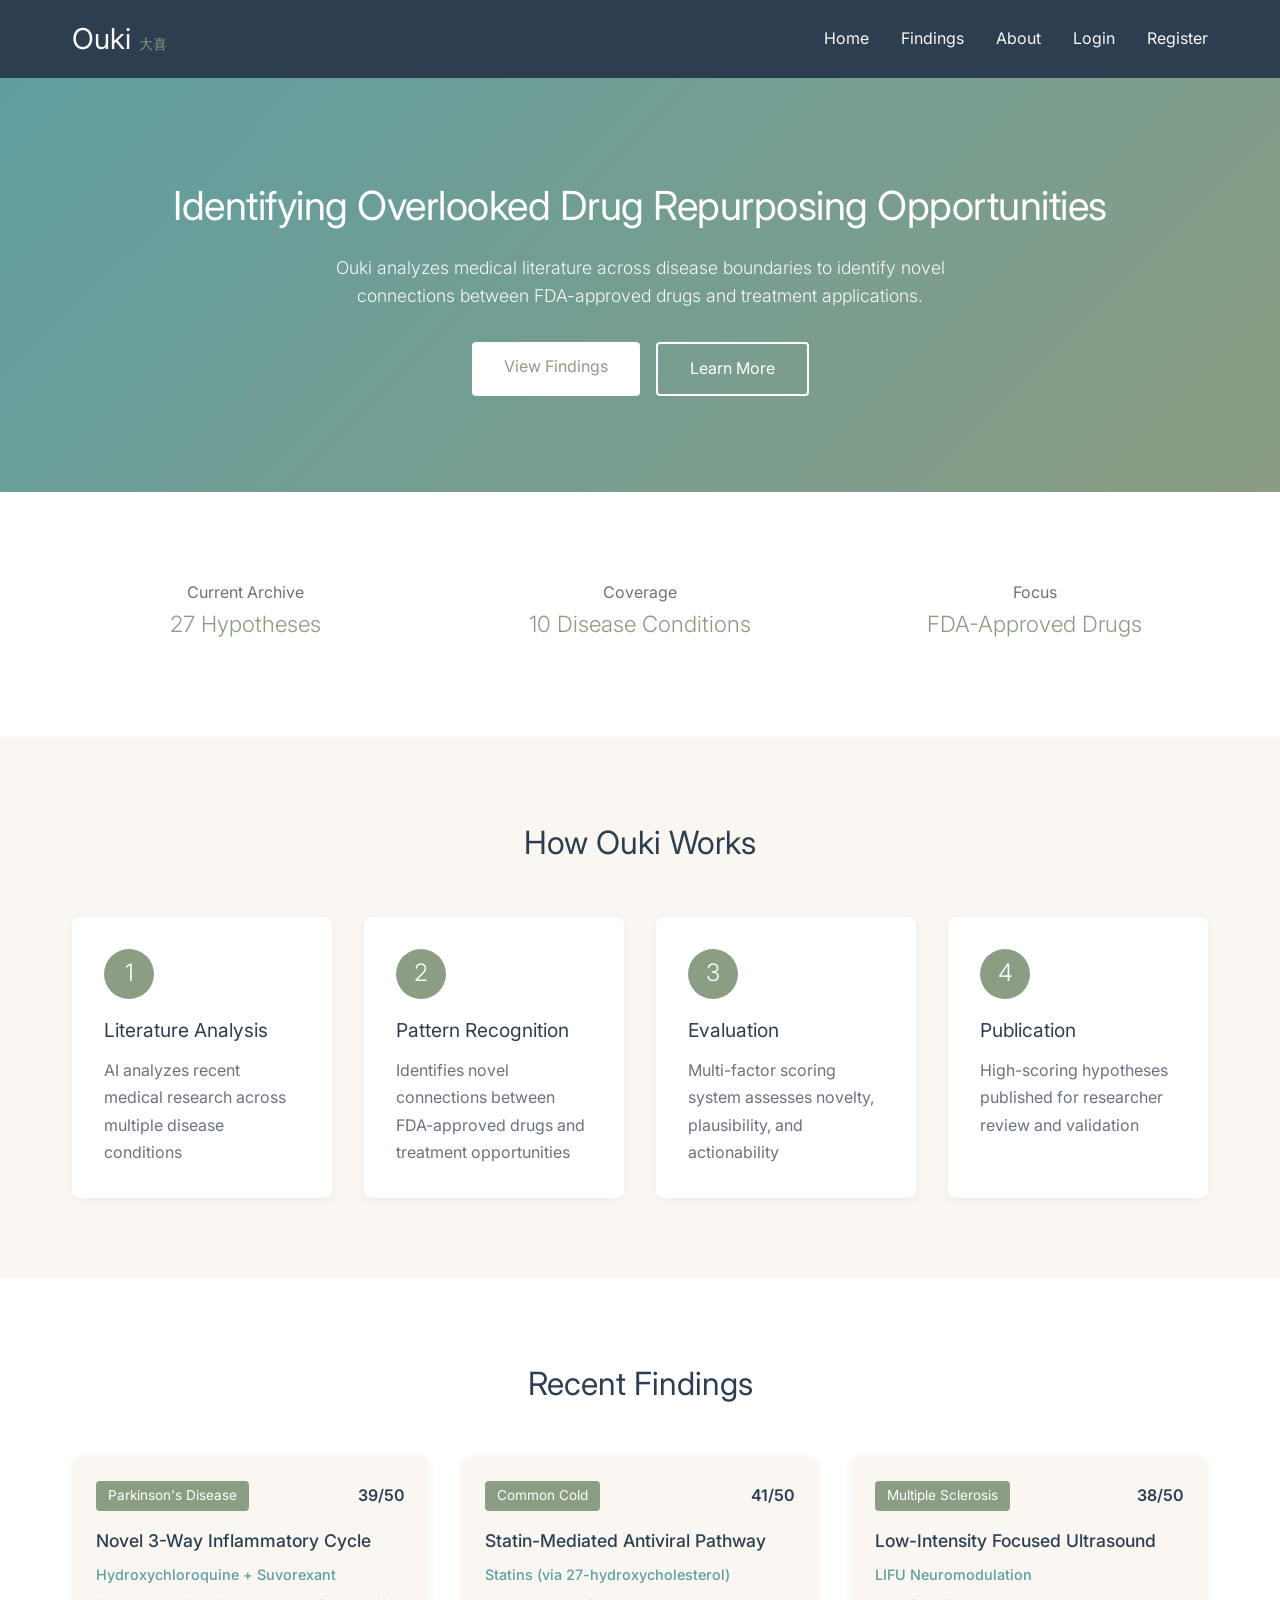
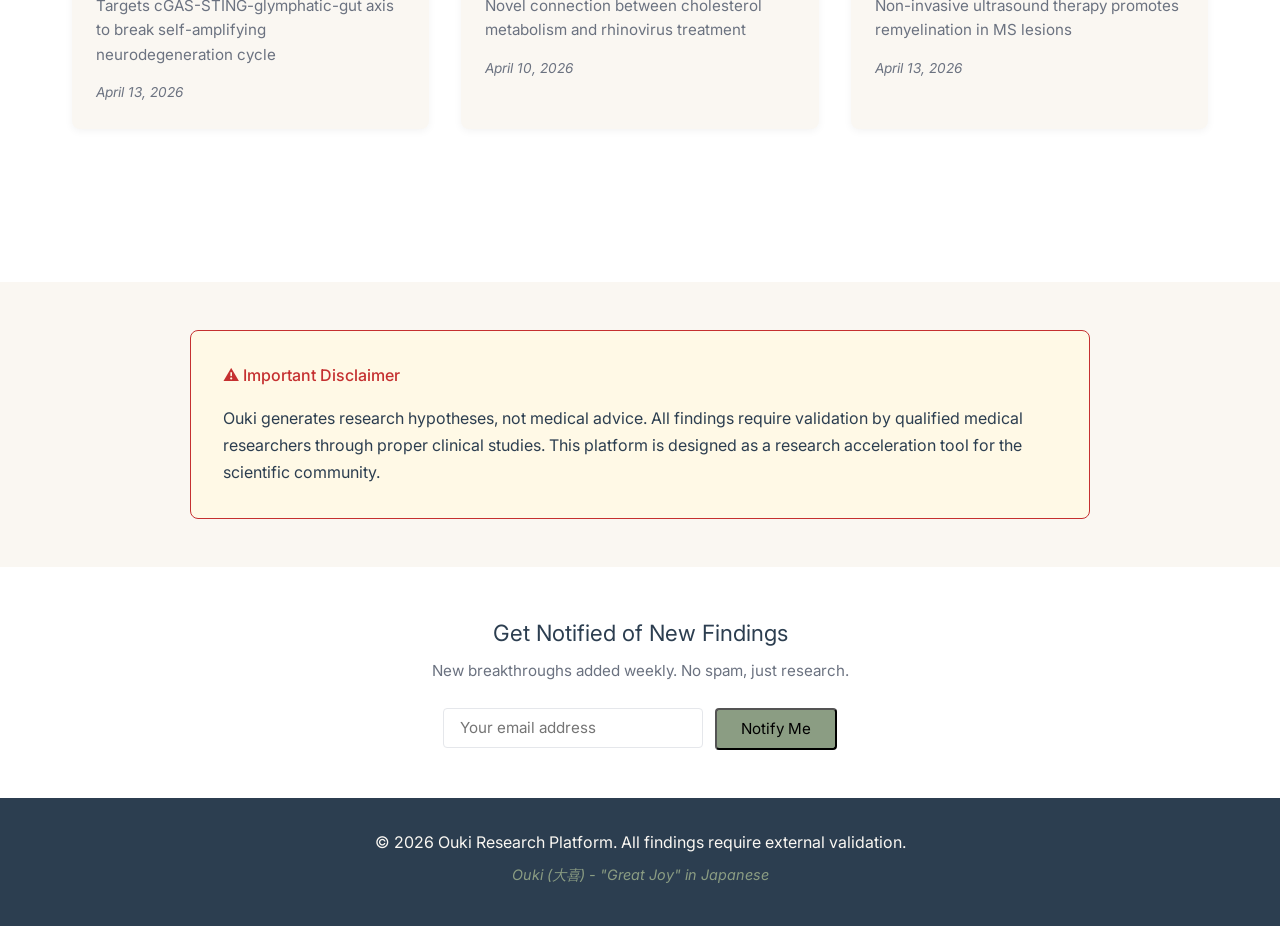
<file: index.html>
<!DOCTYPE html>
<html lang="en">
<head>
    <meta charset="UTF-8">
    <meta name="viewport" content="width=device-width, initial-scale=1.0">
    <!-- Google tag (gtag.js) -->
    <script async src="https://www.googletagmanager.com/gtag/js?id=G-X8ZZT543VM"></script>
    <script>
      window.dataLayer = window.dataLayer || [];
      function gtag(){dataLayer.push(arguments);}
      gtag('js', new Date());
      gtag('config', 'G-X8ZZT543VM');
    </script>
    <link rel="canonical" href="https://ouki-research.com/index.html">
    <title>Ouki | AI-Powered Medical Research Acceleration</title>
    <link rel="stylesheet" href="style.css">
    <style>
        .notify-section {
            padding: 3rem 0;
            background-color: white;
        }
        .notify-box {
            max-width: 500px;
            margin: 0 auto;
            text-align: center;
        }
        .notify-box h3 {
            font-size: 1.4rem;
            font-weight: 400;
            color: var(--deep-indigo);
            margin-bottom: 0.5rem;
        }
        .notify-box p {
            color: var(--warm-grey);
            font-size: 0.95rem;
            margin-bottom: 1.5rem;
        }
        .notify-form {
            display: flex;
            gap: 0.75rem;
            justify-content: center;
        }
        .notify-form input[type="email"] {
            padding: 0.6rem 1rem;
            border: 1px solid var(--light-grey);
            border-radius: 4px;
            font-size: 0.95rem;
            width: 260px;
            font-family: inherit;
            color: var(--deep-indigo);
        }
        .notify-form input[type="email"]:focus {
            outline: none;
            border-color: var(--sage-green);
        }
        .notify-form input[type="submit"] {
            padding: 0.6rem 1.5rem;
            background-color: var(--sage-green);
            color: white;
            border: none;
            border-radius: 4px;
            cursor: pointer;
            font-size: 0.95rem;
            font-family: inherit;
            transition: background-color 0.3s;
        }
        .notify-form input[type="submit"]:hover {
            background-color: var(--soft-teal);
        }
        /* Hide Mailchimp branding */
        #mc_embed_signup .refferal_badge { display: none !important; }
        #mc_embed_signup .indicates-required { display: none !important; }
        #mc_embed_signup h2 { display: none !important; }
        #mc_embed_signup .mc-field-group label { display: none !important; }
        #mc_embed_signup #mc_embed_signup_scroll { display: flex; gap: 0.75rem; justify-content: center; }
        #mc_embed_signup .mc-field-group { margin: 0 !important; }
        #mc_embed_signup input.email {
            padding: 0.6rem 1rem;
            border: 1px solid var(--light-grey);
            border-radius: 4px;
            font-size: 0.95rem;
            width: 260px;
            font-family: inherit;
            color: var(--deep-indigo);
        }
        #mc_embed_signup .button {
            padding: 0.6rem 1.5rem !important;
            background-color: var(--sage-green) !important;
            border-radius: 4px !important;
            font-family: inherit !important;
            font-size: 0.95rem !important;
            height: auto !important;
        }
        #mc_embed_signup .button:hover {
            background-color: var(--soft-teal) !important;
        }
        #mc_embed_signup .foot { margin: 0 !important; }
        #mc_embed_signup { background: transparent !important; width: 100% !important; }
        #mce-responses { display: none; }
    </style>
</head>
<body>
    <nav class="navbar">
        <div class="container">
            <div class="nav-brand">
                <h1>Ouki</h1>
                <span class="subtitle">大喜</span>
            </div>
            <ul class="nav-links">
    <li><a href="index.html">Home</a></li>
    <li><a href="findings.html">Findings</a></li>
    <li><a href="about.html">About</a></li>
    <li><a href="login.html">Login</a></li>
    <li><a href="register.html" class="nav-register">Register</a></li>
</ul>
        </div>
    </nav>

    <header class="hero">
        <div class="container">
            <h2>Identifying Overlooked Drug Repurposing Opportunities</h2>
            <p class="hero-description">Ouki analyzes medical literature across disease boundaries to identify novel connections between FDA-approved drugs and treatment applications.</p>
            <div class="hero-cta">
                <a href="findings.html" class="btn-primary">View Findings</a>
                <a href="about.html" class="btn-secondary">Learn More</a>
            </div>
        </div>
    </header>

    <section class="stats">
        <div class="container">
            <div class="stat-card">
                <div class="stat-label">Current Archive</div>
                <div class="stat-number">27 Hypotheses</div>
            </div>
            <div class="stat-card">
                <div class="stat-label">Coverage</div>
                <div class="stat-number">10 Disease Conditions</div>
            </div>
            <div class="stat-card">
                <div class="stat-label">Focus</div>
                <div class="stat-number">FDA-Approved Drugs</div>
            </div>
        </div>
    </section>

    <section class="how-it-works">
        <div class="container">
            <h3>How Ouki Works</h3>
            <div class="process-grid">
                <div class="process-step">
                    <div class="step-number">1</div>
                    <h4>Literature Analysis</h4>
                    <p>AI analyzes recent medical research across multiple disease conditions</p>
                </div>
                <div class="process-step">
                    <div class="step-number">2</div>
                    <h4>Pattern Recognition</h4>
                    <p>Identifies novel connections between FDA-approved drugs and treatment opportunities</p>
                </div>
                <div class="process-step">
                    <div class="step-number">3</div>
                    <h4>Evaluation</h4>
                    <p>Multi-factor scoring system assesses novelty, plausibility, and actionability</p>
                </div>
                <div class="process-step">
                    <div class="step-number">4</div>
                    <h4>Publication</h4>
                    <p>High-scoring hypotheses published for researcher review and validation</p>
                </div>
            </div>
        </div>
    </section>

    <section class="recent-findings">
        <div class="container">
            <h3>Recent Findings</h3>
            <div class="findings-grid">
                <div class="finding-card">
                    <div class="finding-header">
                        <span class="condition-tag">Parkinson's Disease</span>
                        <span class="score">39/50</span>
                    </div>
                    <h4>Novel 3-Way Inflammatory Cycle</h4>
                    <p class="finding-drugs">Hydroxychloroquine + Suvorexant</p>
                    <p class="finding-summary">Targets cGAS-STING-glymphatic-gut axis to break self-amplifying neurodegeneration cycle</p>
                    <span class="finding-date">April 13, 2026</span>
                </div>
                <div class="finding-card">
                    <div class="finding-header">
                        <span class="condition-tag">Common Cold</span>
                        <span class="score">41/50</span>
                    </div>
                    <h4>Statin-Mediated Antiviral Pathway</h4>
                    <p class="finding-drugs">Statins (via 27-hydroxycholesterol)</p>
                    <p class="finding-summary">Novel connection between cholesterol metabolism and rhinovirus treatment</p>
                    <span class="finding-date">April 10, 2026</span>
                </div>
                <div class="finding-card">
                    <div class="finding-header">
                        <span class="condition-tag">Multiple Sclerosis</span>
                        <span class="score">38/50</span>
                    </div>
                    <h4>Low-Intensity Focused Ultrasound</h4>
                    <p class="finding-drugs">LIFU Neuromodulation</p>
                    <p class="finding-summary">Non-invasive ultrasound therapy promotes remyelination in MS lesions</p>
                    <span class="finding-date">April 13, 2026</span>
                </div>
            </div>
            <div class="view-all">
                <a href="findings.html" class="btn-secondary">View All Findings →</a>
            </div>
        </div>
    </section>

    <section class="disclaimer-section">
        <div class="container">
            <div class="disclaimer-box">
                <h4>⚠️ Important Disclaimer</h4>
                <p>Ouki generates research hypotheses, not medical advice. All findings require validation by qualified medical researchers through proper clinical studies. This platform is designed as a research acceleration tool for the scientific community.</p>
            </div>
        </div>
    </section>

    <section class="notify-section">
        <div class="container">
            <div class="notify-box">
                <h3>Get Notified of New Findings</h3>
                <p>New breakthroughs added weekly. No spam, just research.</p>
                <div id="mc_embed_shell">
                    <div id="mc_embed_signup">
                        <form action="https://ouki-research.us15.list-manage.com/subscribe/post?u=beccf77b421c60b8b35ed5ab9&amp;id=a266f79229&amp;f_id=005dc2e1f0" method="post" id="mc-embedded-subscribe-form" name="mc-embedded-subscribe-form" class="validate" target="_blank">
                            <div id="mc_embed_signup_scroll">
                                <div class="mc-field-group">
                                    <input type="email" name="EMAIL" class="required email" id="mce-EMAIL" required="" placeholder="Your email address" value="">
                                </div>
                                <div aria-hidden="true" style="position: absolute; left: -5000px;">
                                    <input type="text" name="b_beccf77b421c60b8b35ed5ab9_a266f79229" tabindex="-1" value="">
                                </div>
                                <div class="optionalParent">
                                    <div class="clear foot">
                                        <input type="submit" name="subscribe" id="mc-embedded-subscribe" class="button" value="Notify Me">
                                    </div>
                                </div>
                            </div>
                        </form>
                    </div>
                </div>
            </div>
        </div>
    </section>

    <footer>
        <div class="container">
            <p>&copy; 2026 Ouki Research Platform. All findings require external validation.</p>
            <p class="footer-note">Ouki (大喜) - "Great Joy" in Japanese</p>
        </div>
    </footer>
    
    
</body>
</html>
</file>
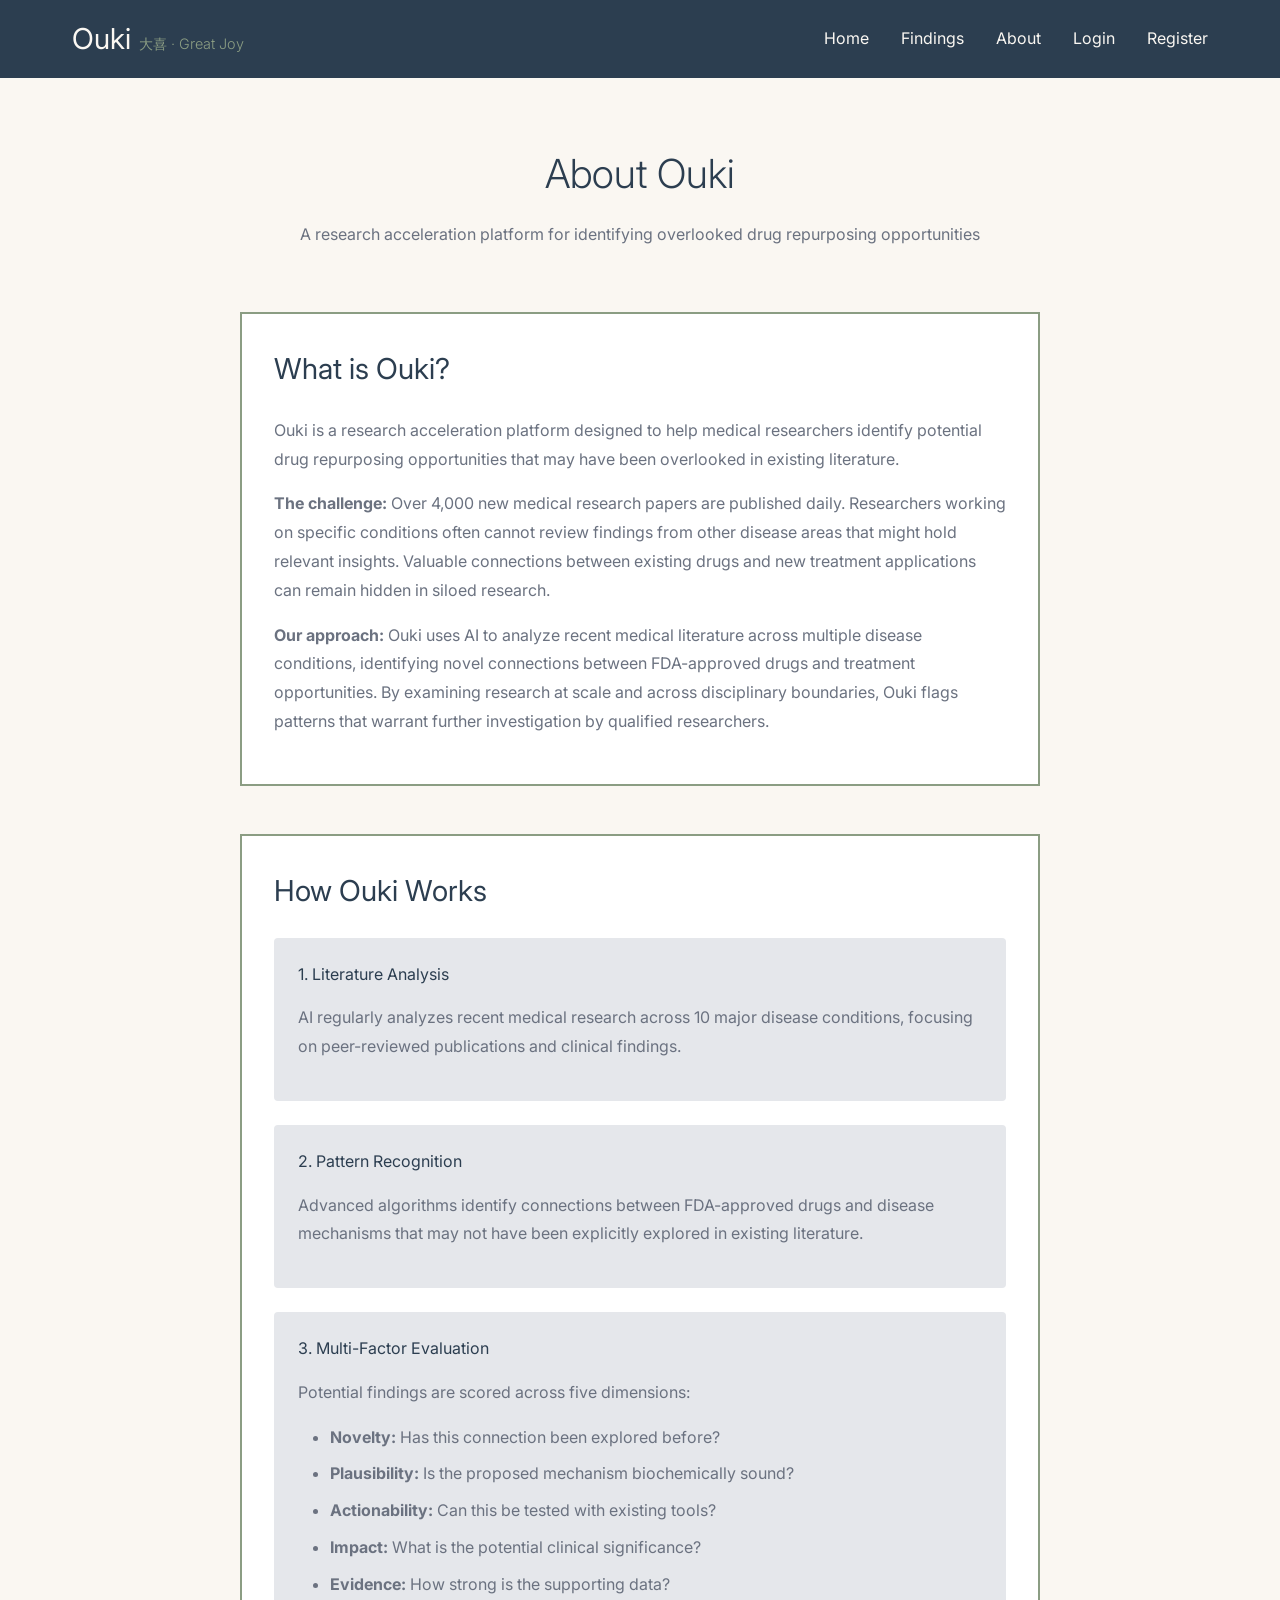
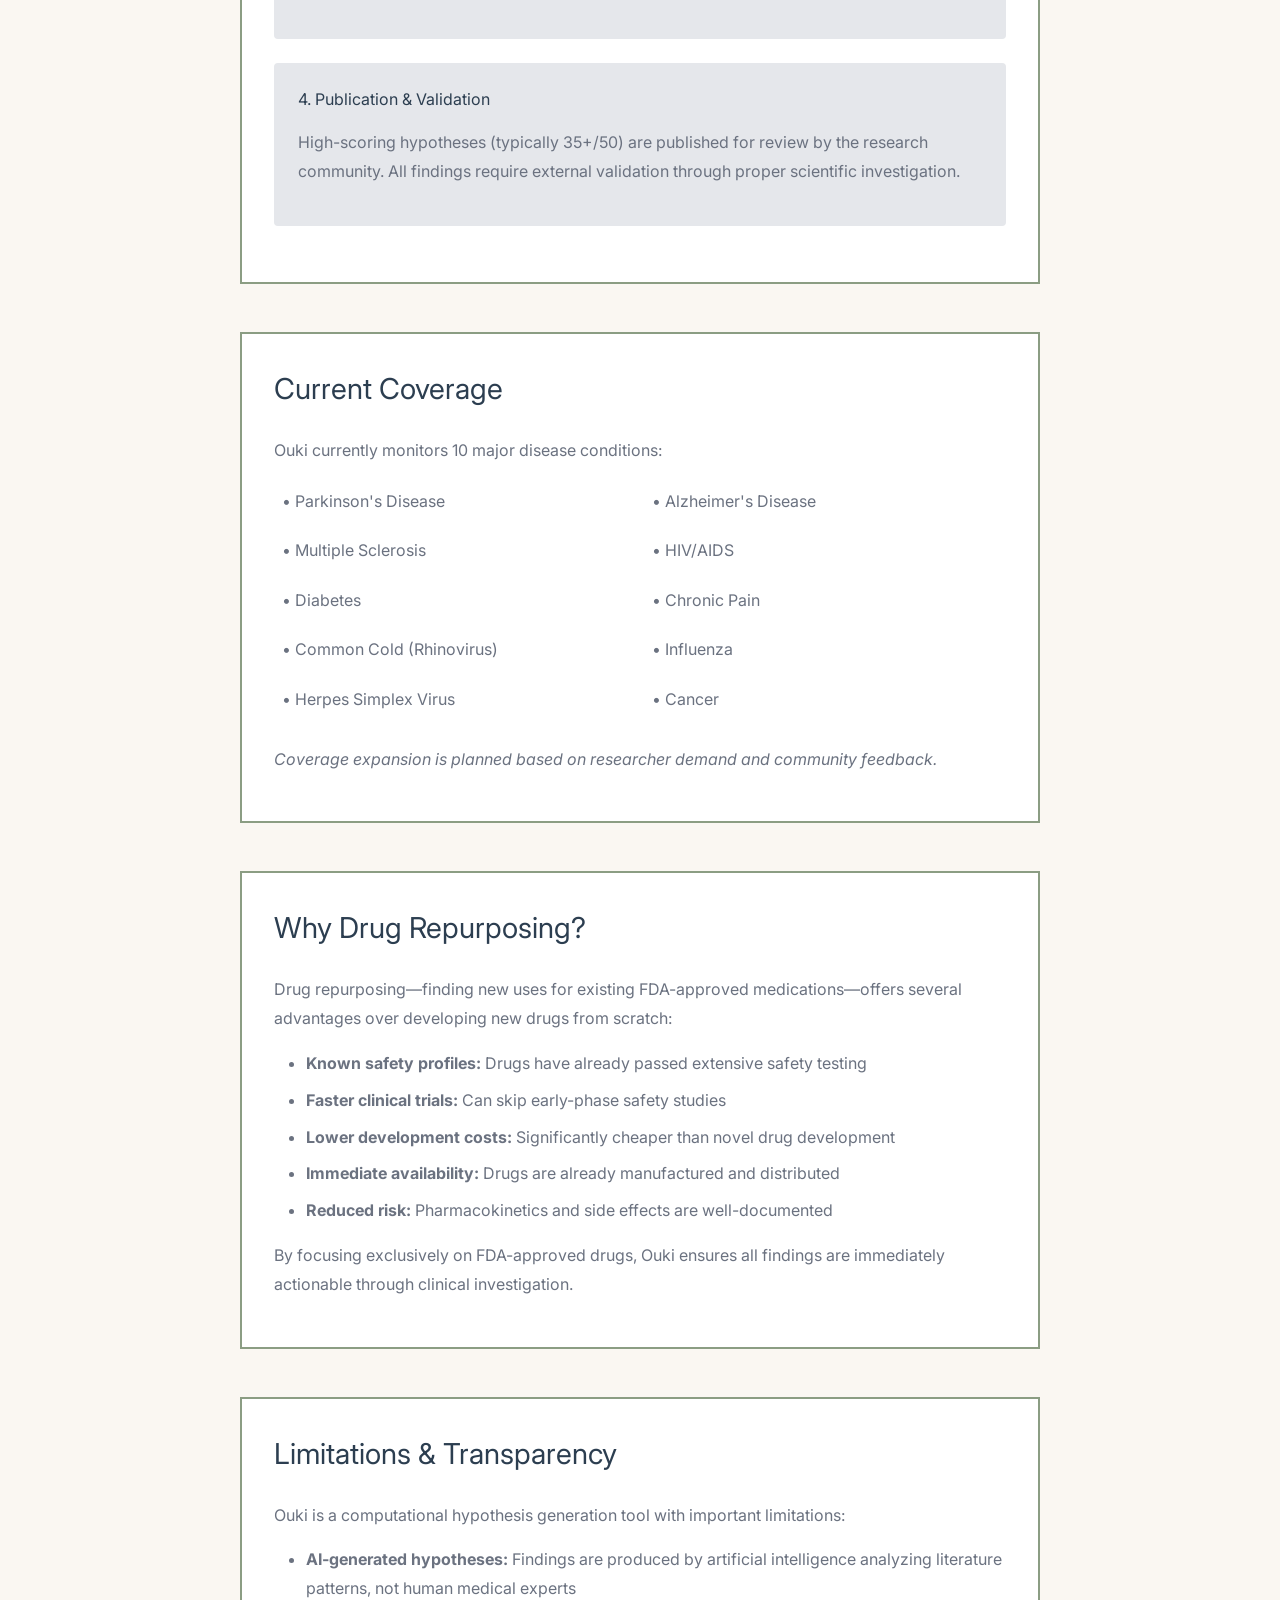
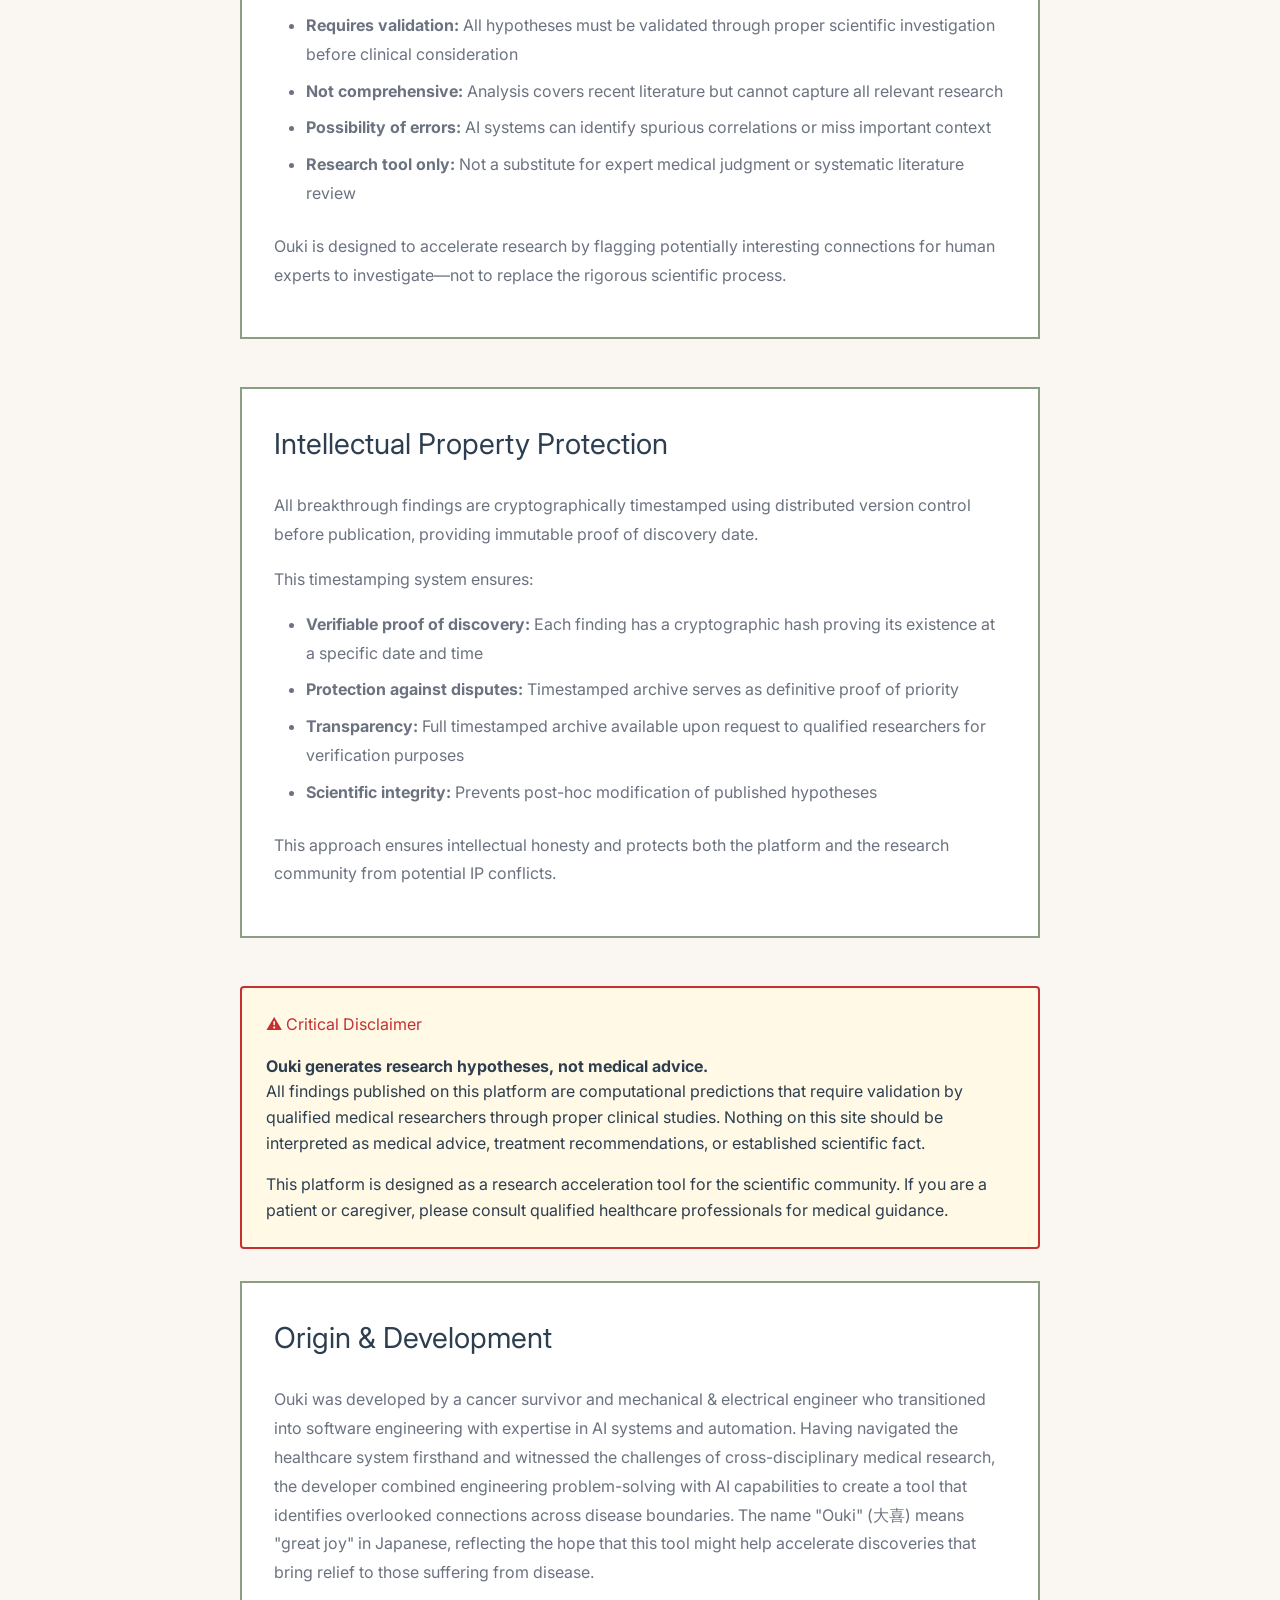
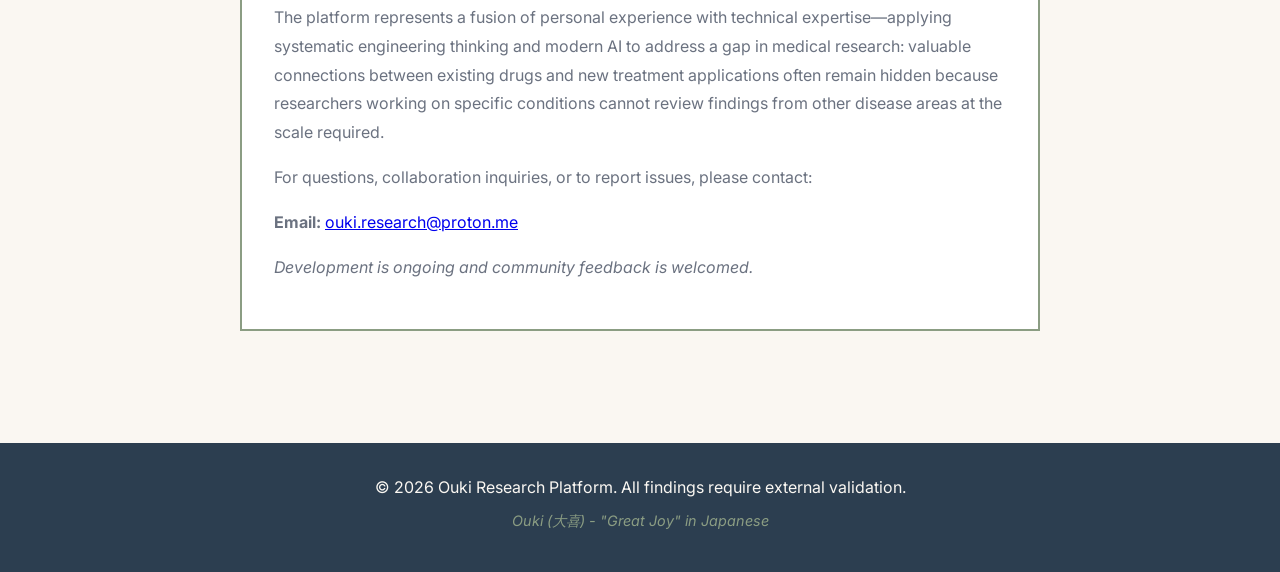
<file: about.html>
<!DOCTYPE html>
<html lang="en">
<head>
    <meta charset="UTF-8">
    <meta name="viewport" content="width=device-width, initial-scale=1.0">
    <!-- Google tag (gtag.js) -->
    <script async src="https://www.googletagmanager.com/gtag/js?id=G-X8ZZT543VM"></script>
    <script>
      window.dataLayer = window.dataLayer || [];
      function gtag(){dataLayer.push(arguments);}
      gtag('js', new Date());
      gtag('config', 'G-X8ZZT543VM');
    </script>
    <title>About | Ouki</title>
    <link rel="stylesheet" href="style.css">
    <link rel="canonical" href="https://ouki-research.com/about.html">
    <style>
        .about-page {
            padding: 4rem 0;
            background-color: var(--cream);
        }
        .about-header {
            text-align: center;
            margin-bottom: 4rem;
        }
        
        .about-header h2 {
            font-size: 2.5rem;
            color: var(--deep-indigo);
            font-weight: 300;
            margin-bottom: 1rem;
        }
        
        .about-content {
            max-width: 800px;
            margin: 0 auto;
        }
        
        .about-section {
            margin-bottom: 3rem;
            padding: 2rem;
            background-color: white;
            border: 2px solid var(--sage-green);
        }
        
        .about-section h3 {
            color: var(--deep-indigo);
            font-weight: 400;
            margin-bottom: 1.5rem;
            font-size: 1.8rem;
        }
        
        .about-section p {
            color: var(--warm-grey);
            line-height: 1.8;
            margin-bottom: 1rem;
        }
        
        .about-section ul {
            margin-left: 2rem;
            margin-bottom: 1rem;
        }
        
        .about-section li {
            color: var(--warm-grey);
            line-height: 1.8;
            margin-bottom: 0.5rem;
        }
        
        .methodology-box {
            background-color: var(--light-grey);
            padding: 1.5rem;
            border-radius: 4px;
            margin: 1.5rem 0;
        }
        
        .methodology-box h4 {
            color: var(--deep-indigo);
            margin-bottom: 1rem;
            font-weight: 400;
        }
        
        .conditions-grid {
            display: grid;
            grid-template-columns: repeat(2, 1fr);
            gap: 0.5rem;
            margin: 1rem 0;
        }
        
        .condition-item {
            color: var(--warm-grey);
            padding: 0.5rem;
        }
        
        .disclaimer-strong {
            background-color: #FFF9E6;
            border: 2px solid var(--accent-red);
            padding: 1.5rem;
            margin: 2rem 0;
        }
        
        .disclaimer-strong h4 {
            color: var(--accent-red);
            margin-bottom: 1rem;
            font-weight: 400;
        }
    </style>
</head>
<body>
    <nav class="navbar">
        <div class="container">
            <div class="nav-brand">
                <h1>Ouki</h1>
                <span class="subtitle">大喜 · Great Joy</span>
            </div>
            <ul class="nav-links">
    <li><a href="index.html">Home</a></li>
    <li><a href="findings.html">Findings</a></li>
    <li><a href="about.html">About</a></li>
    <li><a href="login.html">Login</a></li>
    <li><a href="register.html" class="nav-register">Register</a></li>
</ul>
        </div>
    </nav>

    <section class="about-page">
        <div class="container">
            <div class="about-header">
                <h2>About Ouki</h2>
                <p style="color: var(--warm-grey); max-width: 700px; margin: 0 auto;">A research acceleration platform for identifying overlooked drug repurposing opportunities</p>
            </div>

            <div class="about-content">
                
                <div class="about-section">
                    <h3>What is Ouki?</h3>
                    <p>Ouki is a research acceleration platform designed to help medical researchers identify potential drug repurposing opportunities that may have been overlooked in existing literature.</p>
                    
                    <p><strong>The challenge:</strong> Over 4,000 new medical research papers are published daily. Researchers working on specific conditions often cannot review findings from other disease areas that might hold relevant insights. Valuable connections between existing drugs and new treatment applications can remain hidden in siloed research.</p>
                    
                    <p><strong>Our approach:</strong> Ouki uses AI to analyze recent medical literature across multiple disease conditions, identifying novel connections between FDA-approved drugs and treatment opportunities. By examining research at scale and across disciplinary boundaries, Ouki flags patterns that warrant further investigation by qualified researchers.</p>
                </div>
               
                <div class="about-section">
                    <h3>How Ouki Works</h3>
                    
                    <div class="methodology-box">
                        <h4>1. Literature Analysis</h4>
                        <p>AI regularly analyzes recent medical research across 10 major disease conditions, focusing on peer-reviewed publications and clinical findings.</p>
                    </div>
                    
                    <div class="methodology-box">
                        <h4>2. Pattern Recognition</h4>
                        <p>Advanced algorithms identify connections between FDA-approved drugs and disease mechanisms that may not have been explicitly explored in existing literature.</p>
                    </div>
                    
                    <div class="methodology-box">
                        <h4>3. Multi-Factor Evaluation</h4>
                        <p>Potential findings are scored across five dimensions:</p>
                        <ul>
                            <li><strong>Novelty:</strong> Has this connection been explored before?</li>
                            <li><strong>Plausibility:</strong> Is the proposed mechanism biochemically sound?</li>
                            <li><strong>Actionability:</strong> Can this be tested with existing tools?</li>
                            <li><strong>Impact:</strong> What is the potential clinical significance?</li>
                            <li><strong>Evidence:</strong> How strong is the supporting data?</li>
                        </ul>
                    </div>
                    
                    <div class="methodology-box">
                        <h4>4. Publication & Validation</h4>
                        <p>High-scoring hypotheses (typically 35+/50) are published for review by the research community. All findings require external validation through proper scientific investigation.</p>
                    </div>
                </div>

                <div class="about-section">
                    <h3>Current Coverage</h3>
                    <p>Ouki currently monitors 10 major disease conditions:</p>
                    
                    <div class="conditions-grid">
                        <div class="condition-item">• Parkinson's Disease</div>
                        <div class="condition-item">• Alzheimer's Disease</div>
                        <div class="condition-item">• Multiple Sclerosis</div>
                        <div class="condition-item">• HIV/AIDS</div>
                        <div class="condition-item">• Diabetes</div>
                        <div class="condition-item">• Chronic Pain</div>
                        <div class="condition-item">• Common Cold (Rhinovirus)</div>
                        <div class="condition-item">• Influenza</div>
                        <div class="condition-item">• Herpes Simplex Virus</div>
                        <div class="condition-item">• Cancer</div>
                    </div>
                    
                    <p style="margin-top: 1.5rem; font-style: italic;">Coverage expansion is planned based on researcher demand and community feedback.</p>
                </div>

                <div class="about-section">
                    <h3>Why Drug Repurposing?</h3>
                    <p>Drug repurposing—finding new uses for existing FDA-approved medications—offers several advantages over developing new drugs from scratch:</p>
                    
                    <ul>
                        <li><strong>Known safety profiles:</strong> Drugs have already passed extensive safety testing</li>
                        <li><strong>Faster clinical trials:</strong> Can skip early-phase safety studies</li>
                        <li><strong>Lower development costs:</strong> Significantly cheaper than novel drug development</li>
                        <li><strong>Immediate availability:</strong> Drugs are already manufactured and distributed</li>
                        <li><strong>Reduced risk:</strong> Pharmacokinetics and side effects are well-documented</li>
                    </ul>
                    
                    <p>By focusing exclusively on FDA-approved drugs, Ouki ensures all findings are immediately actionable through clinical investigation.</p>
                </div>

                <div class="about-section">
                    <h3>Limitations & Transparency</h3>
                    <p>Ouki is a computational hypothesis generation tool with important limitations:</p>
                    
                    <ul>
                        <li><strong>AI-generated hypotheses:</strong> Findings are produced by artificial intelligence analyzing literature patterns, not human medical experts</li>
                        <li><strong>Requires validation:</strong> All hypotheses must be validated through proper scientific investigation before clinical consideration</li>
                        <li><strong>Not comprehensive:</strong> Analysis covers recent literature but cannot capture all relevant research</li>
                        <li><strong>Possibility of errors:</strong> AI systems can identify spurious correlations or miss important context</li>
                        <li><strong>Research tool only:</strong> Not a substitute for expert medical judgment or systematic literature review</li>
                    </ul>
                    
                    <p style="margin-top: 1.5rem;">Ouki is designed to accelerate research by flagging potentially interesting connections for human experts to investigate—not to replace the rigorous scientific process.</p>
                </div>

                <div class="about-section">
                    <h3>Intellectual Property Protection</h3>
                    <p>All breakthrough findings are cryptographically timestamped using distributed version control before publication, providing immutable proof of discovery date.</p>
                    
                    <p>This timestamping system ensures:</p>
                    <ul>
                        <li><strong>Verifiable proof of discovery:</strong> Each finding has a cryptographic hash proving its existence at a specific date and time</li>
                        <li><strong>Protection against disputes:</strong> Timestamped archive serves as definitive proof of priority</li>
                        <li><strong>Transparency:</strong> Full timestamped archive available upon request to qualified researchers for verification purposes</li>
                        <li><strong>Scientific integrity:</strong> Prevents post-hoc modification of published hypotheses</li>
                    </ul>
                    
                    <p style="margin-top: 1.5rem;">This approach ensures intellectual honesty and protects both the platform and the research community from potential IP conflicts.</p>
                </div>

                <div class="disclaimer-strong">
                    <h4>⚠️ Critical Disclaimer</h4>
                    <p><strong>Ouki generates research hypotheses, not medical advice.</strong></p>
                    <p>All findings published on this platform are computational predictions that require validation by qualified medical researchers through proper clinical studies. Nothing on this site should be interpreted as medical advice, treatment recommendations, or established scientific fact.</p>
                    <p style="margin-top: 1rem;">This platform is designed as a research acceleration tool for the scientific community. If you are a patient or caregiver, please consult qualified healthcare professionals for medical guidance.</p>
                </div>

                <div class="about-section">
    <h3>Origin & Development</h3>
    <p>Ouki was developed by a cancer survivor and mechanical & electrical engineer who transitioned into software engineering with expertise in AI systems and automation. Having navigated the healthcare system firsthand and witnessed the challenges of cross-disciplinary medical research, the developer combined engineering problem-solving with AI capabilities to create a tool that identifies overlooked connections across disease boundaries. The name "Ouki" (大喜) means "great joy" in Japanese, reflecting the hope that this tool might help accelerate discoveries that bring relief to those suffering from disease.</p>
    
    <p>The platform represents a fusion of personal experience with technical expertise—applying systematic engineering thinking and modern AI to address a gap in medical research: valuable connections between existing drugs and new treatment applications often remain hidden because researchers working on specific conditions cannot review findings from other disease areas at the scale required.</p>
    
    <p>For questions, collaboration inquiries, or to report issues, please contact:</p>
    
    <p><strong>Email:</strong> <a href="mailto:ouki.research@proton.me">ouki.research@proton.me</a></p>
    
    <p><em>Development is ongoing and community feedback is welcomed.</em></p>
</div>

            </div>
        </div>
    </section>

    <footer>
        <div class="container">
            <p>&copy; 2026 Ouki Research Platform. All findings require external validation.</p>
            <p class="footer-note">Ouki (大喜) - "Great Joy" in Japanese</p>
        </div>
    </footer>
</body>
</html>
</file>
<file: style.css>
/* Import Inter font (Claude.ai font) */
@import url('https://fonts.googleapis.com/css2?family=Inter:wght@300;400;500;600;700&display=swap');

:root {
    /* Original Japanese color palette */
    --sage-green: #8B9D83;
    --deep-indigo: #2C3E50;
    --soft-teal: #5F9EA0;
    --warm-grey: #6B7280;
    --cream: #FAF7F2;
    --light-grey: #E5E7EB;
    --accent-red: #C53030;
}

* {
    margin: 0;
    padding: 0;
    box-sizing: border-box;
}

body {
    font-family: 'Inter', -apple-system, BlinkMacSystemFont, 'Segoe UI', sans-serif;
    background-color: var(--cream);
    color: var(--deep-indigo);
    line-height: 1.6;
}

.container {
    max-width: 1200px;
    margin: 0 auto;
    padding: 0 2rem;
}

/* Navigation */
.navbar {
    background-color: var(--deep-indigo);
    padding: 1rem 0;
    box-shadow: 0 2px 4px rgba(0,0,0,0.1);
}

.navbar .container {
    display: flex;
    justify-content: space-between;
    align-items: center;
}

.nav-brand {
    display: flex;
    align-items: baseline;
    gap: 0.5rem;
}

.nav-brand h1 {
    font-size: 1.8rem;
    font-weight: 400;
    color: var(--cream);
}

.nav-brand .subtitle {
    font-size: 0.9rem;
    color: var(--sage-green);
    font-weight: 300;
}

.nav-links {
    display: flex;
    list-style: none;
    gap: 2rem;
}

.nav-links a {
    text-decoration: none;
    color: var(--cream);
    font-weight: 400;
    transition: color 0.3s;
}

.nav-links a:hover,
.nav-links a.active {
    color: var(--sage-green);
}

/* Hero Section */
.hero {
    background: linear-gradient(135deg, var(--soft-teal) 0%, var(--sage-green) 100%);
    padding: 6rem 0;
    text-align: center;
    color: white;
}

.hero h2 {
    font-size: 2.5rem;
    font-weight: 400;
    margin-bottom: 1rem;
    letter-spacing: -0.5px;
}

.hero-description {
    font-size: 1.1rem;
    max-width: 700px;
    margin: 0 auto 2rem;
    font-weight: 300;
    opacity: 0.95;
}

.hero-cta {
    display: flex;
    gap: 1rem;
    justify-content: center;
}

/* Buttons */
.btn-primary,
.btn-secondary {
    padding: 0.75rem 2rem;
    border-radius: 4px;
    text-decoration: none;
    font-weight: 400;
    transition: all 0.3s;
}

.btn-primary {
    background-color: white;
    color: var(--sage-green);
}

.btn-primary:hover {
    background-color: var(--cream);
    transform: translateY(-2px);
    box-shadow: 0 4px 8px rgba(0,0,0,0.2);
}

.btn-secondary {
    background-color: transparent;
    color: white;
    border: 2px solid white;
}

.btn-secondary:hover {
    background-color: white;
    color: var(--sage-green);
}

/* Stats Section */
.stats {
    padding: 4rem 0;
    background-color: white;
}

.stats .container {
    display: grid;
    grid-template-columns: repeat(3, 1fr);
    gap: 3rem;
    text-align: center;
}

.stat-card {
    padding: 1.5rem;
}

.stat-number {
    font-size: 1.4rem;
    font-weight: 300;
    color: var(--sage-green);
    margin-bottom: 0.5rem;
}

.stat-label {
    color: var(--warm-grey);
    font-size: 1rem;
    font-weight: 400;
}

/* How It Works */
.how-it-works {
    padding: 5rem 0;
    background-color: var(--cream);
}

.how-it-works h3 {
    font-size: 2rem;
    font-weight: 400;
    text-align: center;
    margin-bottom: 3rem;
    color: var(--deep-indigo);
}

.process-grid {
    display: grid;
    grid-template-columns: repeat(auto-fit, minmax(250px, 1fr));
    gap: 2rem;
}

.process-step {
    background-color: white;
    padding: 2rem;
    border-radius: 8px;
    box-shadow: 0 2px 8px rgba(0,0,0,0.05);
    transition: transform 0.3s;
}

.process-step:hover {
    transform: translateY(-4px);
    box-shadow: 0 4px 12px rgba(0,0,0,0.1);
}

.step-number {
    width: 50px;
    height: 50px;
    background-color: var(--sage-green);
    color: white;
    border-radius: 50%;
    display: flex;
    align-items: center;
    justify-content: center;
    font-size: 1.5rem;
    font-weight: 300;
    margin-bottom: 1rem;
}

.process-step h4 {
    font-size: 1.2rem;
    font-weight: 400;
    margin-bottom: 0.75rem;
    color: var(--deep-indigo);
}

.process-step p {
    color: var(--warm-grey);
    line-height: 1.7;
}

/* Recent Findings */
.recent-findings {
    padding: 5rem 0;
    background-color: white;
}

.recent-findings h3 {
    font-size: 2rem;
    font-weight: 400;
    text-align: center;
    margin-bottom: 3rem;
    color: var(--deep-indigo);
}

.findings-grid {
    display: grid;
    grid-template-columns: repeat(auto-fit, minmax(320px, 1fr));
    gap: 2rem;
    margin-bottom: 3rem;
}

.finding-card {
    background-color: var(--cream);
    padding: 1.5rem;
    border-radius: 8px;
    box-shadow: 0 2px 8px rgba(0,0,0,0.05);
    transition: all 0.3s;
}

.finding-card:hover {
    transform: translateY(-4px);
    box-shadow: 0 4px 12px rgba(0,0,0,0.1);
}

.finding-header {
    display: flex;
    justify-content: space-between;
    align-items: center;
    margin-bottom: 1rem;
}

.condition-tag {
    background-color: var(--sage-green);
    color: white;
    padding: 0.25rem 0.75rem;
    border-radius: 4px;
    font-size: 0.85rem;
    font-weight: 400;
}

.score {
    font-weight: 600;
    color: var(--deep-indigo);
}

.finding-card h4 {
    font-size: 1.1rem;
    font-weight: 500;
    margin-bottom: 0.5rem;
    color: var(--deep-indigo);
}

.finding-drugs {
    color: var(--soft-teal);
    font-size: 0.9rem;
    font-weight: 500;
    margin-bottom: 0.5rem;
}

.finding-summary {
    color: var(--warm-grey);
    font-size: 0.95rem;
    line-height: 1.6;
    margin-bottom: 0.75rem;
}

.finding-date {
    color: var(--warm-grey);
    font-size: 0.85rem;
    font-style: italic;
}

.view-all {
    text-align: center;
}

/* Disclaimer Section - ONLY BORDER LEFT */
.disclaimer-section {
    padding: 3rem 0;
    background-color: var(--cream);
}

.disclaimer-box {
    background-color: #FFF9E6;
    border: 1px solid var(--accent-red);
    border-radius: 8px;
    padding: 2rem;
    max-width: 900px;
    margin: 0 auto;
}


.disclaimer-box h4 {
    color: var(--accent-red);
    margin-bottom: 1rem;
    font-weight: 500;
}

.disclaimer-box p {
    color: var(--deep-indigo);
    line-height: 1.7;
}

/* Footer */
footer {
    background-color: var(--deep-indigo);
    color: var(--cream);
    padding: 2rem 0;
    text-align: center;
}

footer p {
    margin-bottom: 0.5rem;
}

.footer-note {
    font-style: italic;
    color: var(--sage-green);
    font-size: 0.9rem;
}

/* About Page */
.about-page {
    padding: 4rem 0;
    background-color: var(--cream);
}

.about-header {
    text-align: center;
    margin-bottom: 4rem;
}

.about-header h2 {
    font-size: 2.5rem;
    color: var(--deep-indigo);
    font-weight: 400;
    margin-bottom: 1rem;
}

.about-content {
    max-width: 800px;
    margin: 0 auto;
}

.about-section {
    margin-bottom: 3rem;
    padding: 2rem;
    background-color: white;
    border-left: 4px solid var(--sage-green);
    transition: all 0.3s;
}

.about-section:hover {
    box-shadow: 0 4px 12px rgba(0,0,0,0.1);
}

.about-section h3 {
    color: var(--deep-indigo);
    font-weight: 400;
    margin-bottom: 1.5rem;
    font-size: 1.8rem;
}

.about-section p {
    color: var(--warm-grey);
    line-height: 1.8;
    margin-bottom: 1rem;
}

.about-section ul {
    margin-left: 2rem;
    margin-bottom: 1rem;
}

.about-section li {
    color: var(--warm-grey);
    line-height: 1.8;
    margin-bottom: 0.5rem;
}

.methodology-box {
    background-color: var(--light-grey);
    padding: 1.5rem;
    border-radius: 4px;
    margin: 1.5rem 0;
}

.methodology-box h4 {
    color: var(--deep-indigo);
    margin-bottom: 1rem;
    font-weight: 400;
}

.conditions-grid {
    display: grid;
    grid-template-columns: repeat(2, 1fr);
    gap: 0.5rem;
    margin: 1rem 0;
}

.condition-item {
    color: var(--warm-grey);
    padding: 0.5rem;
}

.disclaimer-strong {
    background-color: #FFF9E6;
    border-left: 4px solid var(--accent-red);
    padding: 1.5rem;
    margin: 2rem 0;
    border-radius: 4px;
}

.disclaimer-strong h4 {
    color: var(--accent-red);
    margin-bottom: 1rem;
    font-weight: 400;
}

/* Findings Page */
.findings-page {
    padding: 4rem 0;
    background-color: var(--cream);
}

.findings-header {
    text-align: center;
    margin-bottom: 3rem;
}

.findings-header h2 {
    font-size: 2.5rem;
    color: var(--deep-indigo);
    font-weight: 400;
    margin-bottom: 1rem;
}

.findings-header p {
    color: var(--warm-grey);
    max-width: 700px;
    margin: 0 auto;
}

.filters {
    display: flex;
    gap: 1rem;
    justify-content: center;
    margin-bottom: 3rem;
    flex-wrap: wrap;
}

.filter-btn {
    padding: 0.5rem 1.5rem;
    background-color: var(--light-grey);
    color: var(--warm-grey);
    border: 2px solid transparent;
    border-radius: 25px;
    cursor: pointer;
    transition: all 0.3s;
    font-size: 0.95rem;
}

.filter-btn:hover,
.filter-btn.active {
    background-color: var(--sage-green);
    color: var(--cream);
}

.findings-list {
    display: grid;
    gap: 2rem;
}

.finding-item {
    background-color: white;
    padding: 2rem;
    border-radius: 8px;
    box-shadow: 0 2px 8px rgba(0,0,0,0.05);
    transition: all 0.3s;
}

.finding-item:hover {
    box-shadow: 0 4px 12px rgba(0,0,0,0.1);
}

.finding-meta {
    display: flex;
    gap: 1rem;
    margin-bottom: 1rem;
    align-items: center;
}

.finding-expand {
    margin-top: 1.5rem;
    padding-top: 1.5rem;
    border-top: 1px solid var(--light-grey);
    display: none;
}

.finding-expand.show {
    display: block;
}

.expand-btn {
    background-color: var(--sage-green);
    color: var(--cream);
    border: none;
    padding: 0.5rem 1.5rem;
    border-radius: 4px;
    cursor: pointer;
    margin-top: 1rem;
    transition: all 0.3s;
}

.expand-btn:hover {
    background-color: var(--soft-teal);
}

.section-title {
    color: var(--deep-indigo);
    font-weight: 400;
    margin: 1.5rem 0 0.8rem;
    font-size: 1.2rem;
}

.mechanism-text {
    color: var(--warm-grey);
    line-height: 1.8;
    margin-bottom: 1rem;
}

/* Responsive */
@media (max-width: 768px) {
    .hero h2 {
        font-size: 2rem;
    }

    .stats .container {
        grid-template-columns: 1fr;
    }

    .process-grid,
    .findings-grid {
        grid-template-columns: 1fr;
    }

    .nav-links {
        gap: 1rem;
    }
}
</file>
